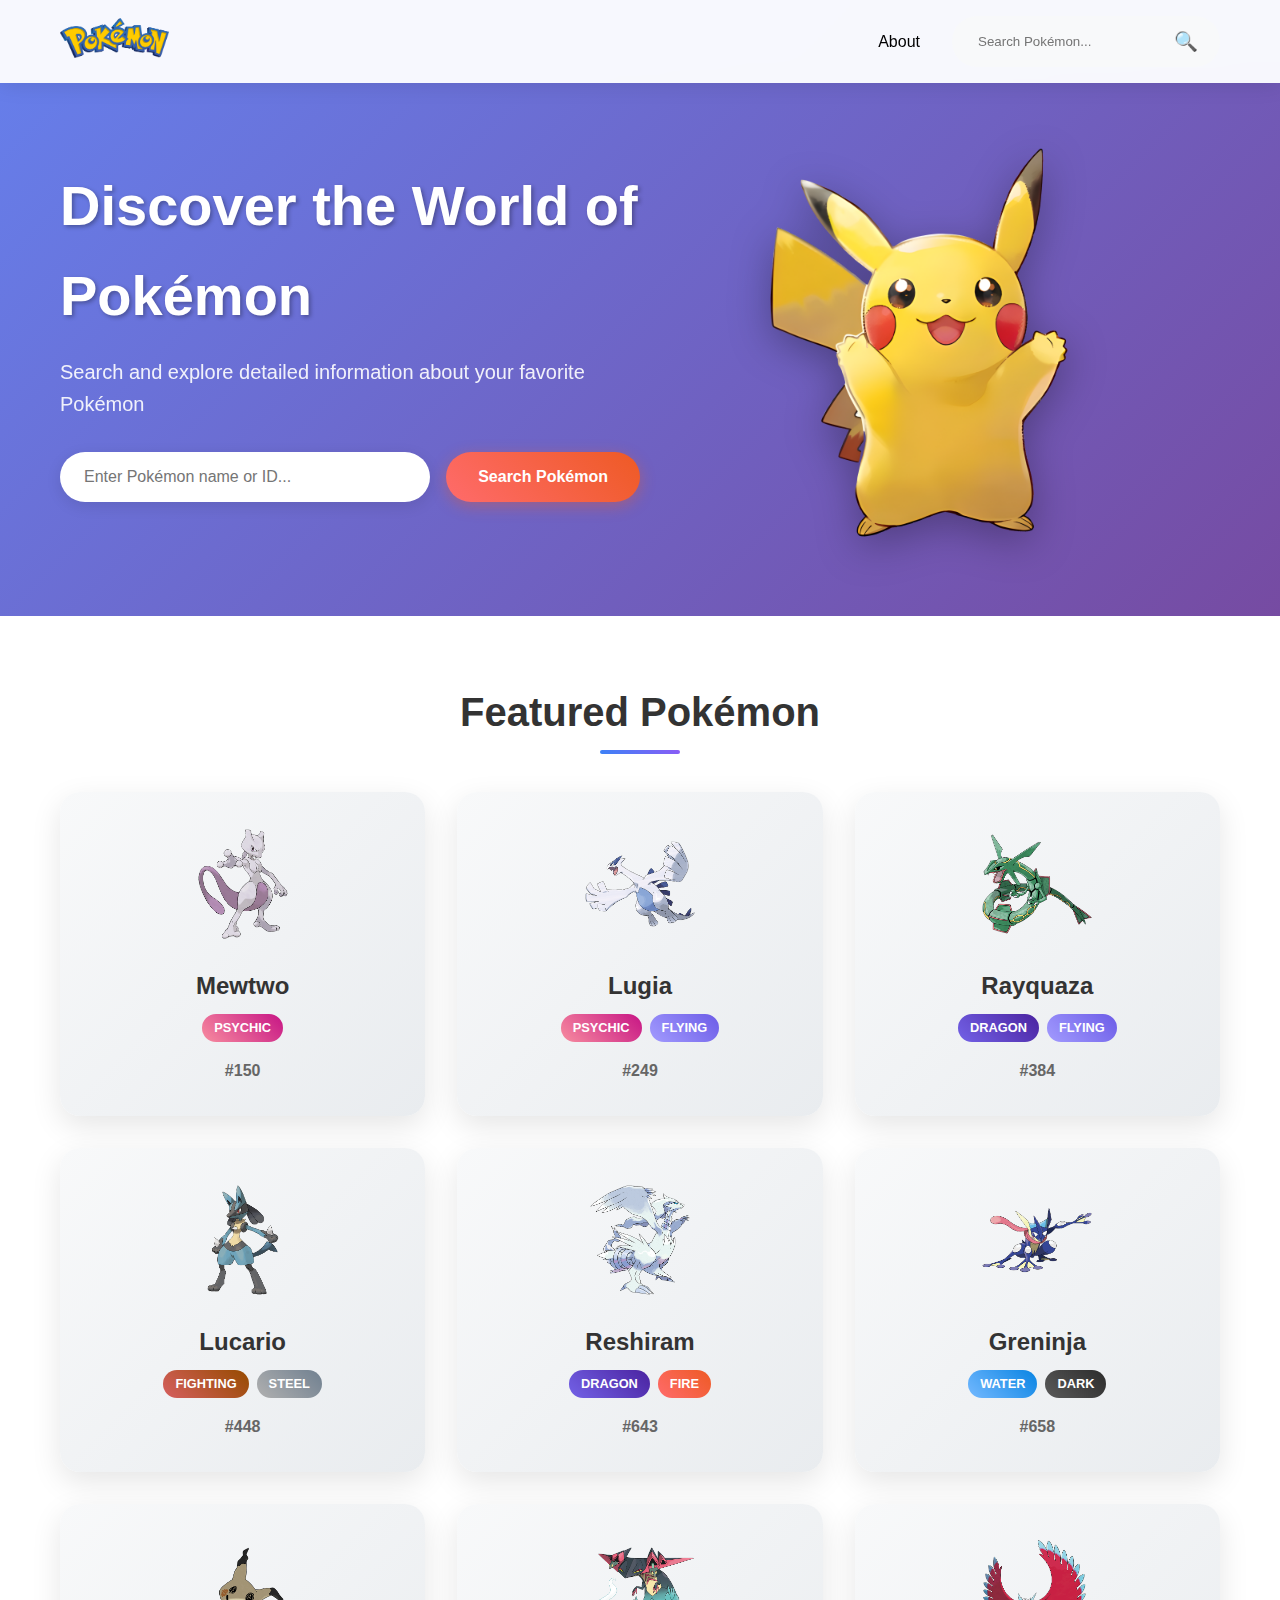
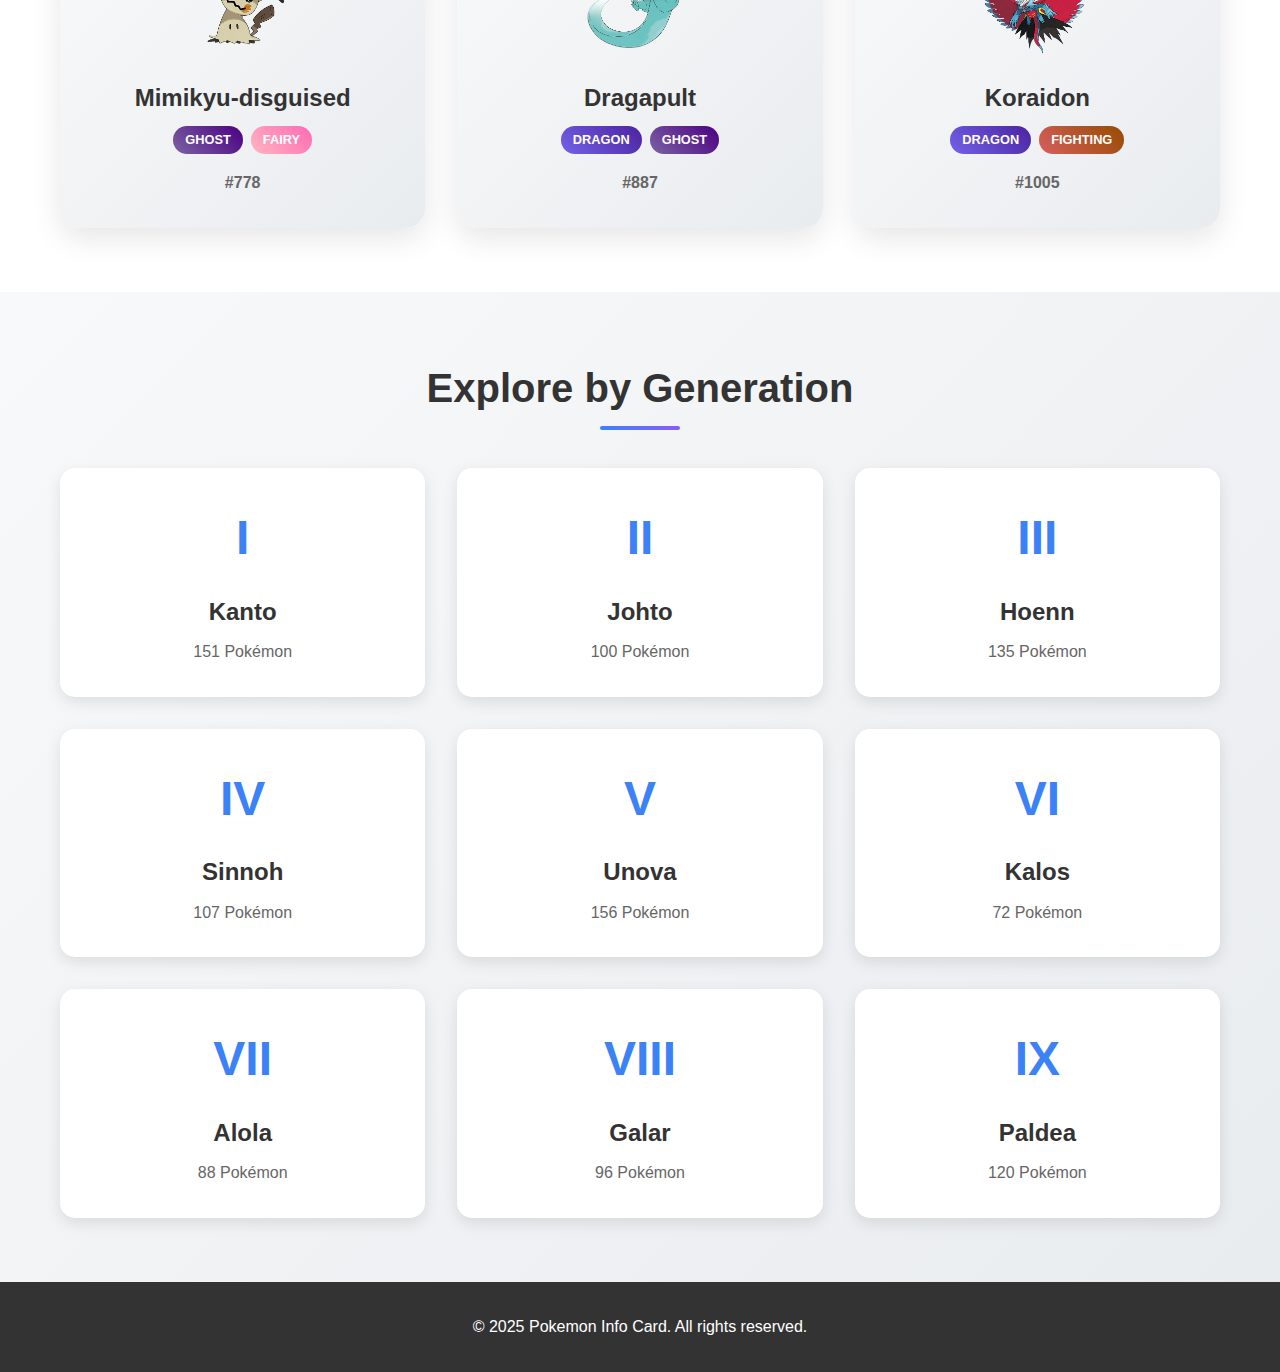
<file: index.html>
<!DOCTYPE html>
<html lang="en">
<head>
    <meta charset="UTF-8">
    <meta name="viewport" content="width=device-width, initial-scale=1.0">
    <title>Pokemon Info Card - Home</title>
    <link rel="stylesheet" href="../css/styles.css">
</head>
<body>
    <!-- Header Section -->
    <header class="header">
        <div class="container">
            <div class="logo">
                <a href="index.html">
                    <img src="../images/pokemon-logo.png" alt="Pokemon Logo" class="logo-img">
                </a>
            </div>
            <div class="header-right">
                <a href="about.html" class="about-link">About</a>
                <div class="search-container">
                    <input type="text" placeholder="Search Pokémon..." class="search-input">
                    <button class="search-btn">🔍</button>
                </div>
            </div>
        </div>
    </header>

    <!-- Hero Section -->
    <section class="hero">
        <div class="hero-background">
            <div class="hero-content">
                <h1 class="hero-title">Discover the World of Pokémon</h1>
                <p class="hero-subtitle">Search and explore detailed information about your favorite Pokémon</p>
                <div class="hero-search">
                    <input type="text" placeholder="Enter Pokémon name or ID..." class="hero-search-input">
                    <button class="hero-search-btn">Search Pokémon</button>
                </div>
            </div>
            <div class="hero-pokemon">
                <img src="../images/hero-pikachu.png" alt="Pikachu" class="hero-pokemon-img">
            </div>
        </div>
    </section>

    <!-- Featured Section -->
    <section class="featured">
        <div class="container">
            <h2 class="section-title">Featured Pokémon</h2>
            <div class="pokemon-grid">
                <div class="pokemon-card">
                    <div class="pokemon-card-inner">
                        <img src="../images/150.png" alt="Mewtwo" class="pokemon-img">
                        <div class="pokemon-info">
                            <h3 class="pokemon-name">Mewtwo</h3>
                            <div class="pokemon-types">
                                <span class="type psychic">Psychic</span>
                            </div>
                            <p class="pokemon-id">#150</p>
                        </div>
                    </div>
                </div>
                
                <div class="pokemon-card">
                    <div class="pokemon-card-inner">
                        <img src="../images/249.png" alt="Lugia" class="pokemon-img">
                        <div class="pokemon-info">
                            <h3 class="pokemon-name">Lugia</h3>
                            <div class="pokemon-types">
                                <span class="type psychic">Psychic</span>
                                <span class="type flying">Flying</span>
                            </div>
                            <p class="pokemon-id">#249</p>
                        </div>
                    </div>
                </div>
                
                <div class="pokemon-card">
                    <div class="pokemon-card-inner">
                        <img src="../images/384.png" alt="Rayquaza" class="pokemon-img">
                        <div class="pokemon-info">
                            <h3 class="pokemon-name">Rayquaza</h3>
                            <div class="pokemon-types">
                                <span class="type dragon">Dragon</span>
                                <span class="type flying">Flying</span>
                            </div>
                            <p class="pokemon-id">#384</p>
                        </div>
                    </div>
                </div>
                
                <div class="pokemon-card">
                    <div class="pokemon-card-inner">
                        <img src="../images/448.png" alt="Lucario" class="pokemon-img">
                        <div class="pokemon-info">
                            <h3 class="pokemon-name">Lucario</h3>
                            <div class="pokemon-types">
                                <span class="type fighting">Fighting</span>
                                <span class="type steel">Steel</span>
                            </div>
                            <p class="pokemon-id">#448</p>
                        </div>
                    </div>
                </div>

                <div class="pokemon-card">
                    <div class="pokemon-card-inner">
                        <img src="../images/643.png" alt="Reshiram" class="pokemon-img">
                        <div class="pokemon-info">
                            <h3 class="pokemon-name">Reshiram</h3>
                            <div class="pokemon-types">
                                <span class="type dragon">Dragon</span>
                                <span class="type fire">Fire</span>
                            </div>
                            <p class="pokemon-id">#643</p>
                        </div>
                    </div>
                </div>

                <div class="pokemon-card">
                    <div class="pokemon-card-inner">
                        <img src="../images/658.png" alt="Greninja" class="pokemon-img">
                        <div class="pokemon-info">
                            <h3 class="pokemon-name">Greninja</h3>
                            <div class="pokemon-types">
                                <span class="type water">Water</span>
                                <span class="type dark">Dark</span>
                            </div>
                            <p class="pokemon-id">#658</p>
                        </div>
                    </div>
                </div>

                <div class="pokemon-card">
                    <div class="pokemon-card-inner">
                        <img src="../images/778.png" alt="Mimikyu" class="pokemon-img">
                        <div class="pokemon-info">
                            <h3 class="pokemon-name">Mimikyu-disguised</h3>
                            <div class="pokemon-types">
                                <span class="type ghost">Ghost</span>
                                <span class="type fairy">Fairy</span>
                            </div>
                            <p class="pokemon-id">#778</p>
                        </div>
                    </div>
                </div>

                <div class="pokemon-card">
                    <div class="pokemon-card-inner">
                        <img src="../images/887.png" alt="Dragapult" class="pokemon-img">
                        <div class="pokemon-info">
                            <h3 class="pokemon-name">Dragapult</h3>
                            <div class="pokemon-types">
                                <span class="type dragon">Dragon</span>
                                <span class="type ghost">Ghost</span>
                            </div>
                            <p class="pokemon-id">#887</p>
                        </div>
                    </div>
                </div>

                <div class="pokemon-card">
                    <div class="pokemon-card-inner">
                        <img src="../images/1005.png" alt="Koraidon" class="pokemon-img">
                        <div class="pokemon-info">
                            <h3 class="pokemon-name">Koraidon</h3>
                            <div class="pokemon-types">
                                <span class="type dragon">Dragon</span>
                                <span class="type fighting">Fighting</span>
                            </div>
                            <p class="pokemon-id">#1005</p>
                        </div>
                    </div>
                </div>
            </div>
        </div>
    </section>

    <!-- Generation Selector -->
    <section class="generations">
        <div class="container">
            <h2 class="section-title">Explore by Generation</h2>
            <div class="gen-grid">
                <div class="gen-card">
                    <div class="gen-number">I</div>
                    <h3>Kanto</h3>
                    <p>151 Pokémon</p>
                </div>
                <div class="gen-card">
                    <div class="gen-number">II</div>
                    <h3>Johto</h3>
                    <p>100 Pokémon</p>
                </div>
                <div class="gen-card">
                    <div class="gen-number">III</div>
                    <h3>Hoenn</h3>
                    <p>135 Pokémon</p>
                </div>
                <div class="gen-card">
                    <div class="gen-number">IV</div>
                    <h3>Sinnoh</h3>
                    <p>107 Pokémon</p>
                </div>
                <div class="gen-card">
                    <div class="gen-number">V</div>
                    <h3>Unova</h3>
                    <p>156 Pokémon</p>
                </div>
                <div class="gen-card">
                    <div class="gen-number">VI</div>
                    <h3>Kalos</h3>
                    <p>72 Pokémon</p>
                </div>
                <div class="gen-card">
                    <div class="gen-number">VII</div>
                    <h3>Alola</h3>
                    <p>88 Pokémon</p>
                </div>
                <div class="gen-card">
                    <div class="gen-number">VIII</div>
                    <h3>Galar</h3>
                    <p>96 Pokémon</p>
                </div>
                <div class="gen-card">
                    <div class="gen-number">IX</div>
                    <h3>Paldea</h3>
                    <p>120 Pokémon</p>
                </div>
            </div>
        </div>
    </section>

    <!-- Footer -->
    <footer class="footer">
        <div class="container">
            <p>&copy; 2025 Pokemon Info Card. All rights reserved.</p>
        </div>
    </footer>
    <script src="../js/script.js"></script>
</body>
</html>
</file>
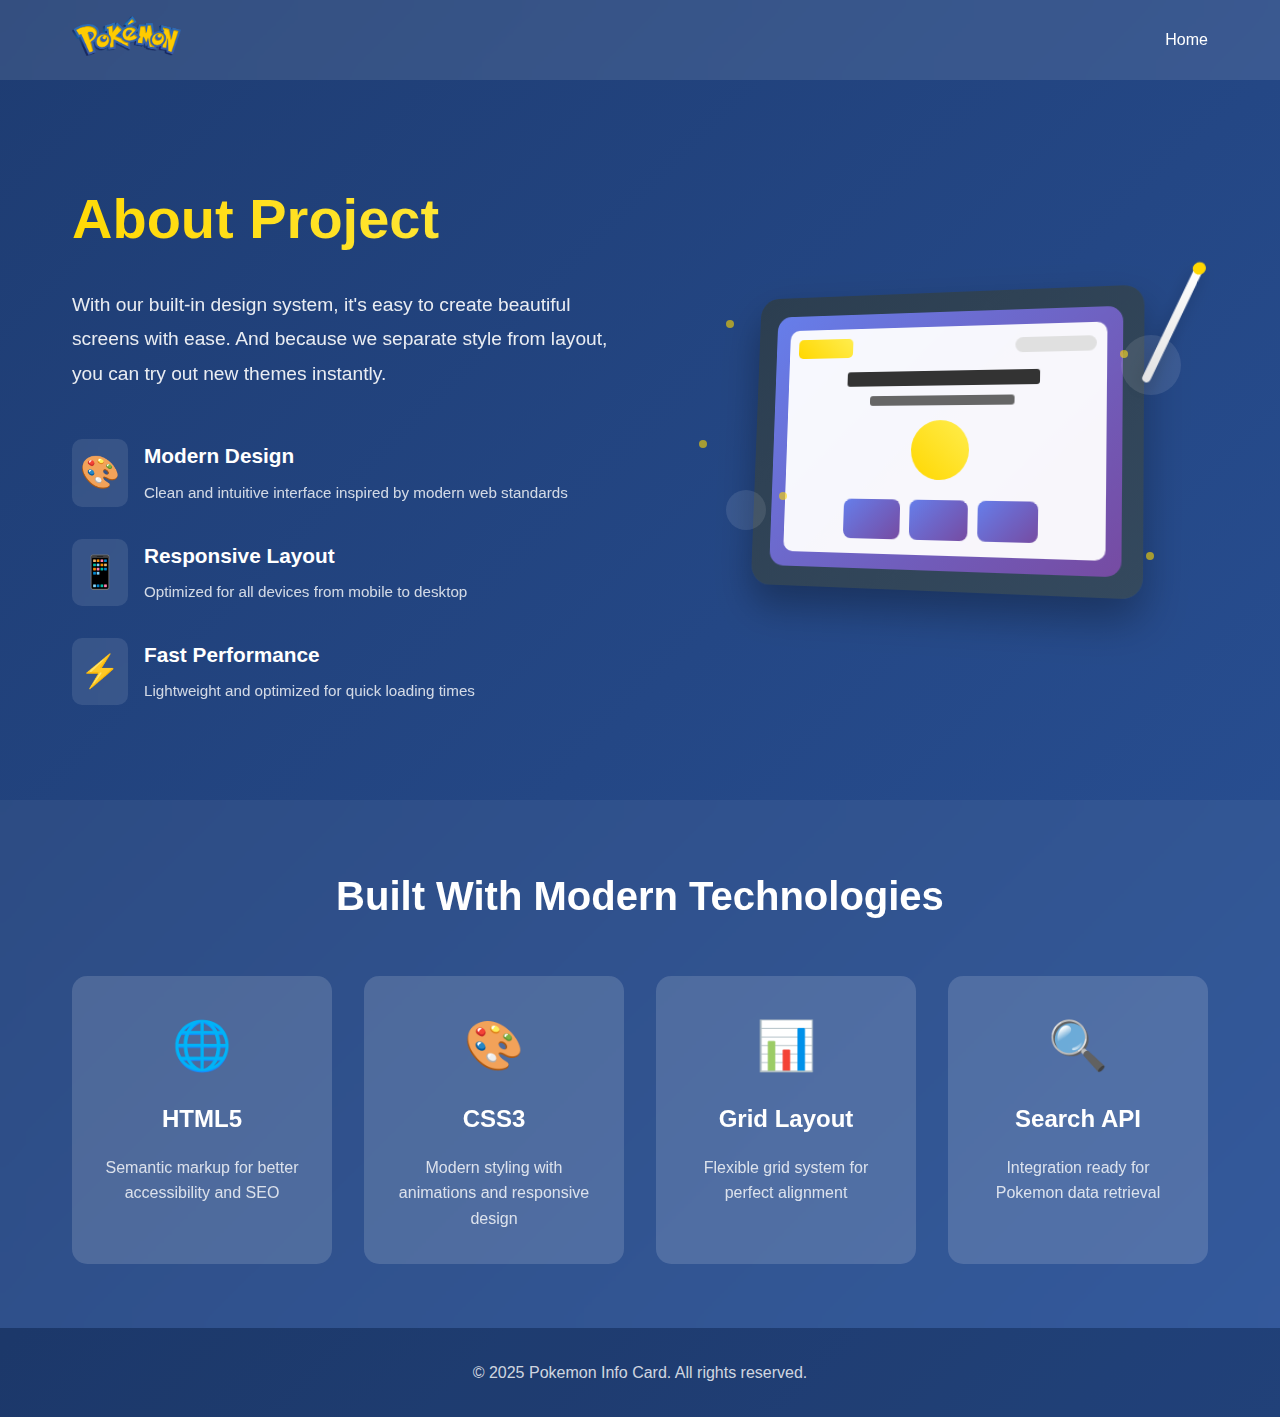
<file: about.html>
<!DOCTYPE html>
<html lang="en">
<head>
    <meta charset="UTF-8">
    <meta name="viewport" content="width=device-width, initial-scale=1.0">
    <title>About the Project - Pokemon Info Card</title>
    <link rel="stylesheet" href="about-styles.css">
</head>
<body>
    <!-- Header Section -->
    <header class="header">
        <div class="container">
            <div class="logo">
                <a href="index.html">
                    <img src="images/pokemon-logo.png" alt="Pokemon Logo" class="logo-img">
                </a>
            </div>
            <div class="nav-links">
                <a href="index.html" class="nav-link">Home</a>
            </div>
        </div>
    </header>

    <!-- About Section -->
    <section class="about-hero">
        <div class="container">
            <div class="about-content">
                <div class="about-text">
                    <h1 class="about-title">About Project</h1>
                    <p class="about-description">
                        With our built-in design system, it's easy to create beautiful 
                        screens with ease. And because we separate style from 
                        layout, you can try out new themes instantly.
                    </p>
                    <div class="features-list">
                        <div class="feature-item">
                            <div class="feature-icon">🎨</div>
                            <div class="feature-text">
                                <h3>Modern Design</h3>
                                <p>Clean and intuitive interface inspired by modern web standards</p>
                            </div>
                        </div>
                        <div class="feature-item">
                            <div class="feature-icon">📱</div>
                            <div class="feature-text">
                                <h3>Responsive Layout</h3>
                                <p>Optimized for all devices from mobile to desktop</p>
                            </div>
                        </div>
                        <div class="feature-item">
                            <div class="feature-icon">⚡</div>
                            <div class="feature-text">
                                <h3>Fast Performance</h3>
                                <p>Lightweight and optimized for quick loading times</p>
                            </div>
                        </div>
                    </div>
                </div>
                <div class="about-visual">
                    <div class="device-mockup">
                        <div class="device-screen">
                            <div class="screen-content">
                                <div class="mock-header">
                                    <div class="mock-logo"></div>
                                    <div class="mock-search"></div>
                                </div>
                                <div class="mock-hero">
                                    <div class="mock-title"></div>
                                    <div class="mock-subtitle"></div>
                                    <div class="mock-pokemon"></div>
                                </div>
                                <div class="mock-cards">
                                    <div class="mock-card"></div>
                                    <div class="mock-card"></div>
                                    <div class="mock-card"></div>
                                </div>
                            </div>
                        </div>
                        <div class="device-stylus"></div>
                    </div>
                    <div class="floating-elements">
                        <div class="floating-dot dot-1"></div>
                        <div class="floating-dot dot-2"></div>
                        <div class="floating-dot dot-3"></div>
                        <div class="floating-dot dot-4"></div>
                        <div class="floating-dot dot-5"></div>
                        <div class="floating-shape shape-1"></div>
                        <div class="floating-shape shape-2"></div>
                    </div>
                </div>
            </div>
        </div>
    </section>

    <!-- Technology Section -->
    <section class="technology-section">
        <div class="container">
            <h2 class="section-title">Built With Modern Technologies</h2>
            <div class="tech-grid">
                <div class="tech-card">
                    <div class="tech-icon">🌐</div>
                    <h3>HTML5</h3>
                    <p>Semantic markup for better accessibility and SEO</p>
                </div>
                <div class="tech-card">
                    <div class="tech-icon">🎨</div>
                    <h3>CSS3</h3>
                    <p>Modern styling with animations and responsive design</p>
                </div>
                <div class="tech-card">
                    <div class="tech-icon">📊</div>
                    <h3>Grid Layout</h3>
                    <p>Flexible grid system for perfect alignment</p>
                </div>
                <div class="tech-card">
                    <div class="tech-icon">🔍</div>
                    <h3>Search API</h3>
                    <p>Integration ready for Pokemon data retrieval</p>
                </div>
            </div>
        </div>
    </section>

    <!-- Footer -->
    <footer class="footer">
        <div class="container">
            <p>&copy; 2025 Pokemon Info Card. All rights reserved.</p>
        </div>
    </footer>
</body>
</html>
</file>
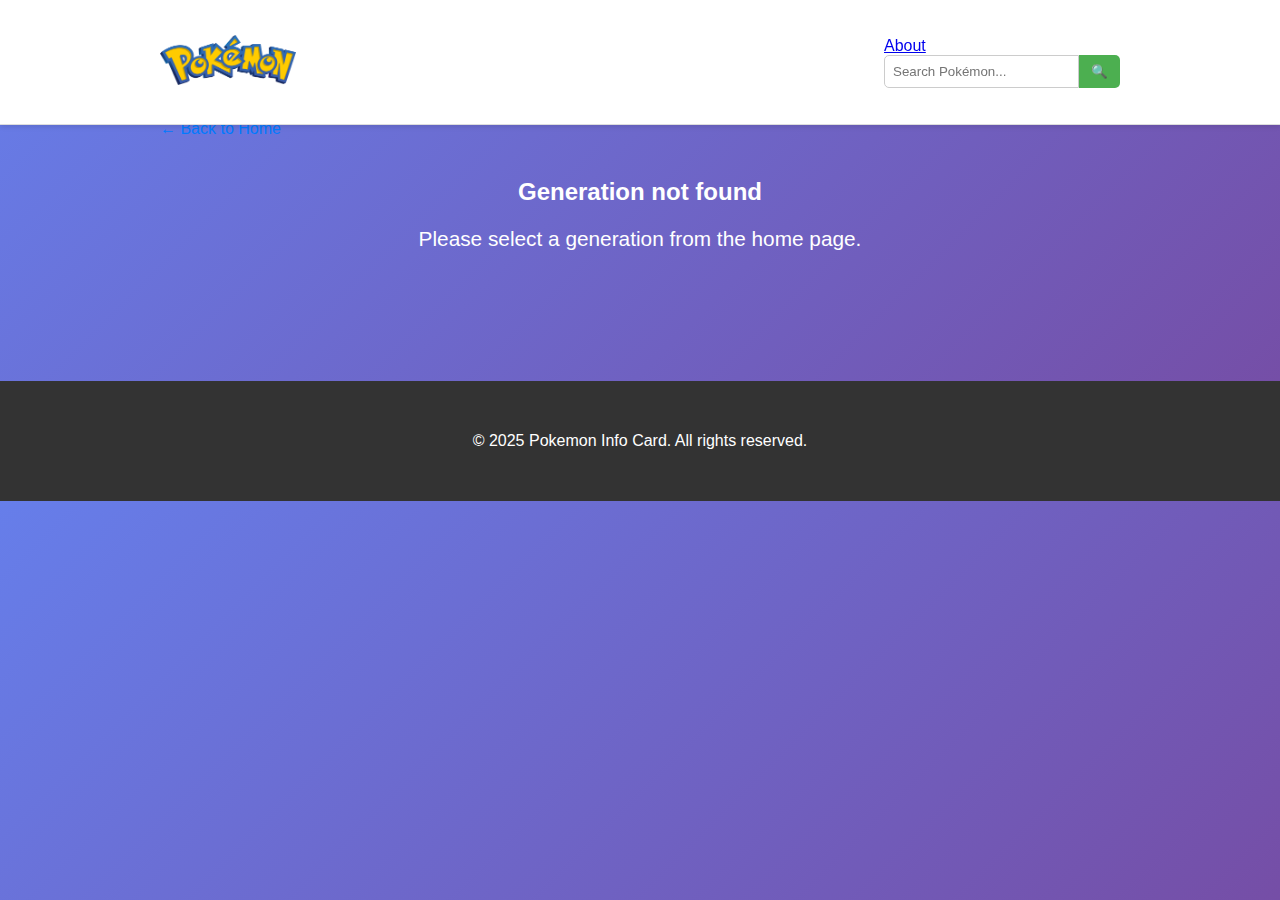
<file: generation.html>
<!DOCTYPE html>
<html lang="en">
<head>
    <meta charset="UTF-8">
    <meta name="viewport" content="width=device-width, initial-scale=1.0">
    <title>Pokemon Info Card - Generation</title>
    <link rel="stylesheet" href="../css/generation.css">
</head>
<body>
    <!-- Header Section -->
    <header class="header">
        <div class="container">
            <div class="logo">
                <a href="index.html">
                    <img src="../images/pokemon-logo.png" alt="Pokemon Logo" class="logo-img">
                </a>
            </div>
            <div class="header-right">
                <a href="about.html" class="about-link">About</a>
                <div class="search-container">
                    <input type="text" placeholder="Search Pokémon..." class="search-input">
                    <button class="search-btn">🔍</button>
                </div>
            </div>
        </div>
    </header>

    <!-- Generation Section -->
    <section class="generation">
        <div class="container">
            <a href="index.html" class="back-link">← Back to Home</a>
            <div id="generationHeader" class="generation-header">
                <!-- Generation title will be loaded here -->
            </div>
            <div id="generationPokemon" class="pokemon-grid">
                <!-- Generation Pokemon will be loaded here -->
            </div>
            <div id="loadingMessage" class="loading-message">
                <p style="color: white; text-align: center; font-size: 1.2rem;">Loading Pokémon...</p>
            </div>
        </div>
    </section>

    <!-- Footer -->
    <footer class="footer">
        <div class="container">
            <p>&copy; 2025 Pokemon Info Card. All rights reserved.</p>
        </div>
    </footer>
    
    <script src="../js/generation.js"></script>
</body>
</html>
</file>
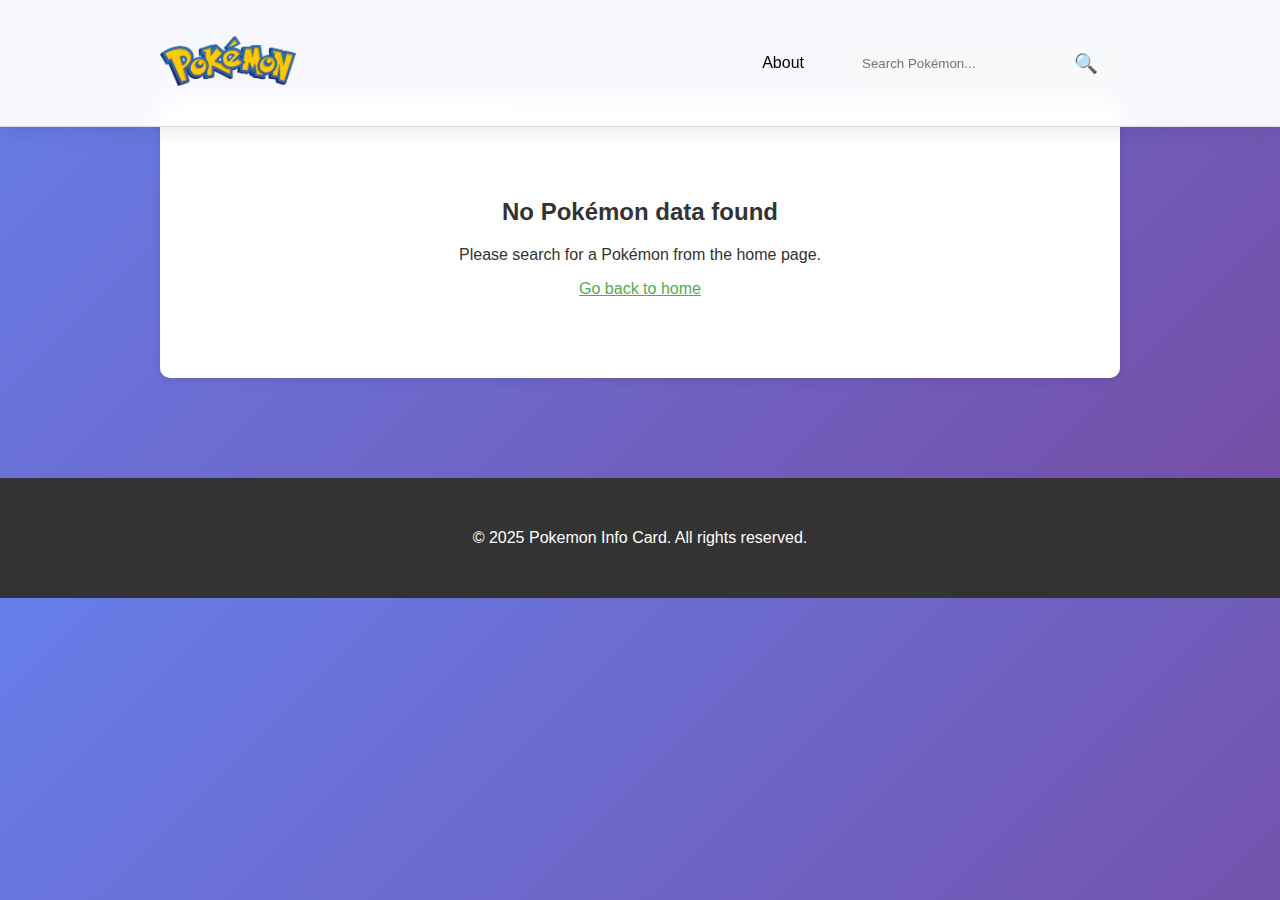
<file: results.html>
<!DOCTYPE html>
<html lang="en">
<head>
    <meta charset="UTF-8">
    <meta name="viewport" content="width=device-width, initial-scale=1.0">
    <title>Pokemon Info Card - Results</title>
    <link rel="stylesheet" href="../css/results.css">
</head>
<body>
    <!-- Header Section -->
    <header class="header">
        <div class="container">
            <div class="logo">
                <a href="index.html">
                    <img src="../images/pokemon-logo.png" alt="Pokemon Logo" class="logo-img">
                </a>
            </div>
            <div class="header-right">
                <a href="about.html" class="about-link">About</a>
                <div class="search-container">
                    <input type="text" placeholder="Search Pokémon..." class="search-input">
                    <button class="search-btn">🔍</button>
                </div>
            </div>
        </div>
    </header>

    <!-- Results Section -->
    <section class="results">
        <div class="container">
            <a href="index.html" class="back-link">← Back to Home</a>
            <div id="pokemonResult" class="pokemon-result">
                <!-- Pokemon data will be loaded here -->
            </div>
        </div>
    </section>

    <!-- Footer -->
    <footer class="footer">
        <div class="container">
            <p>&copy; 2025 Pokemon Info Card. All rights reserved.</p>
        </div>
    </footer>
    
    <script src="../js/results.js"></script>
</body>
</html>
</file>
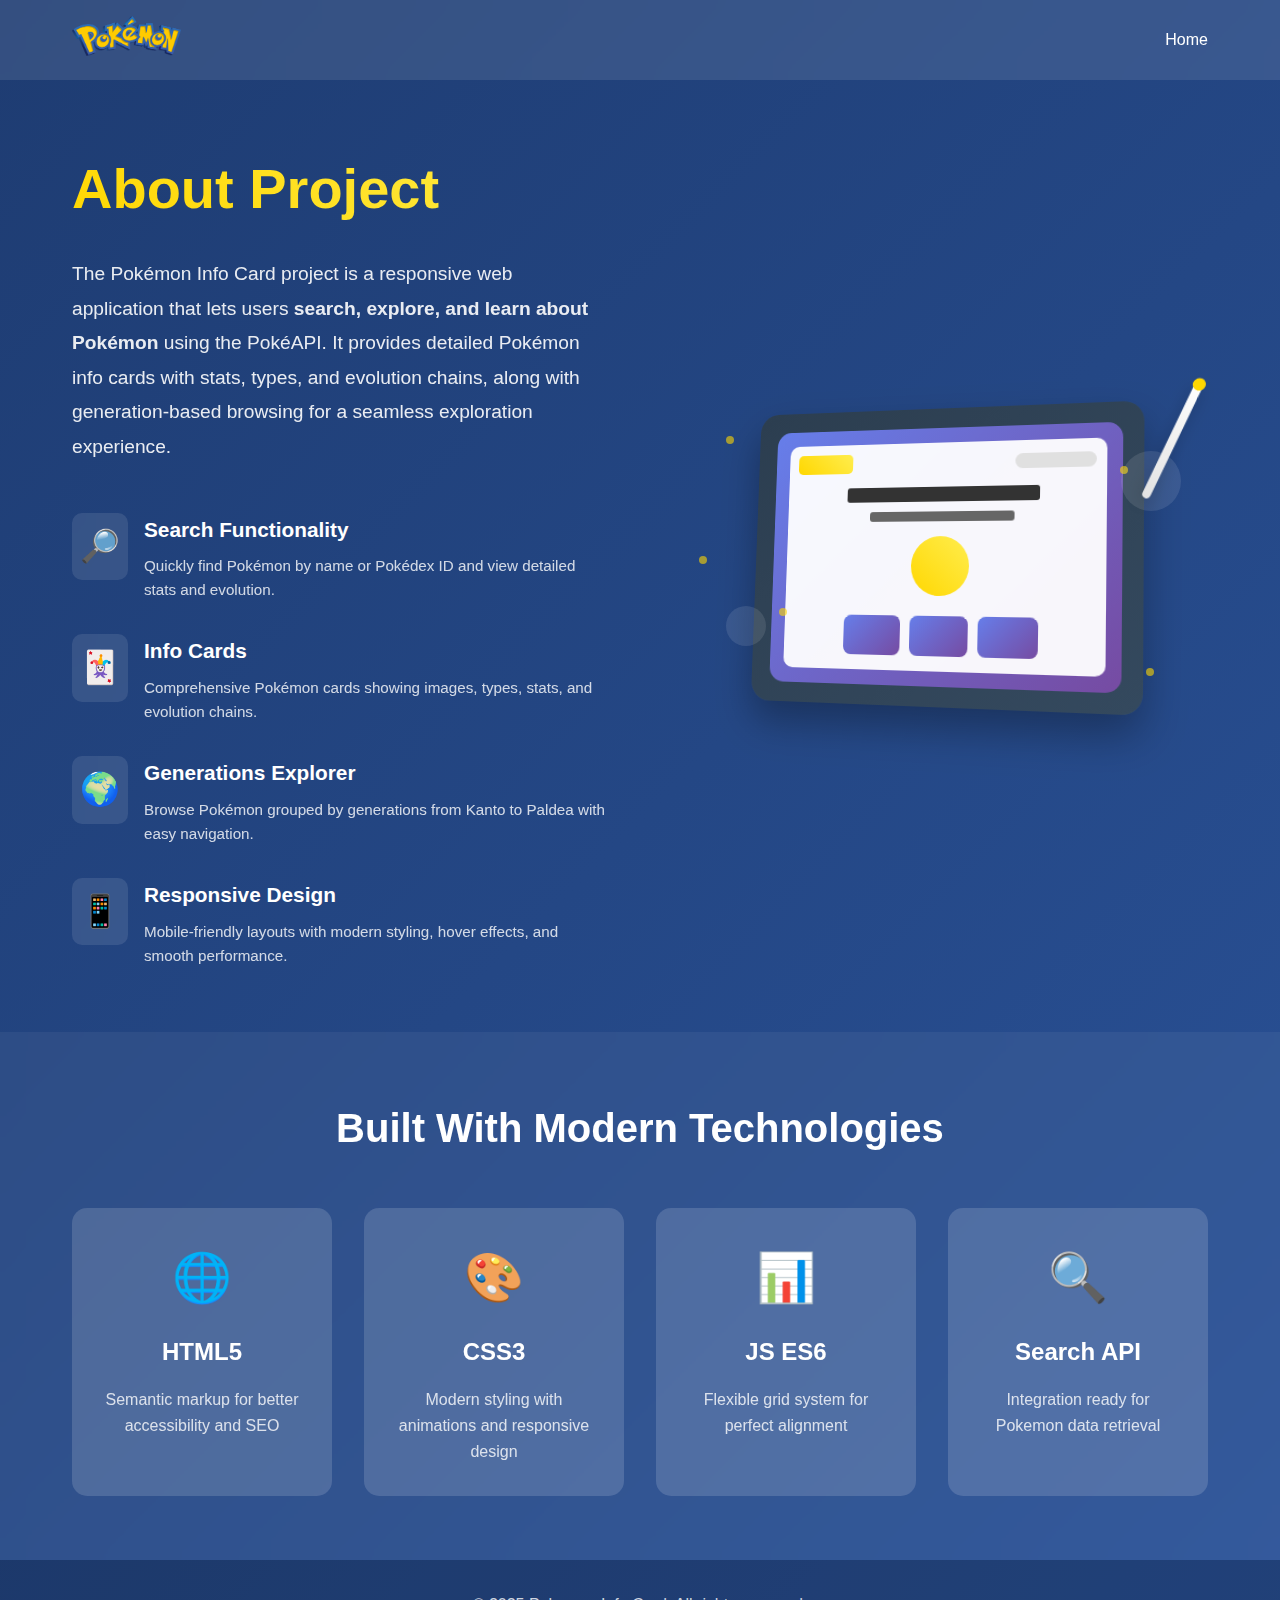
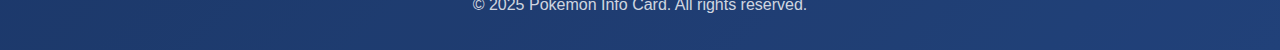
<file: html/about.html>
<!DOCTYPE html>
<html lang="en">

<head>
    <meta charset="UTF-8">
    <meta name="viewport" content="width=device-width, initial-scale=1.0">
    <title>Pokemon Info Card - About</title>
    <link rel="stylesheet" href="../css/about-styles.css">
</head>

<body>
    <!-- Header Section -->
    <header class="header">
        <div class="container">
            <div class="logo">
                <a href="index.html">
                    <img src="../images/pokemon-logo.png" alt="Pokemon Logo" class="logo-img">
                </a>
            </div>
            <div class="nav-links">
                <a href="index.html" class="nav-link">Home</a>
            </div>
        </div>
    </header>

    <!-- About Section -->
    <section class="about-hero">
        <div class="container">
            <div class="about-content">
                <div class="about-text">
                    <h1 class="about-title">About Project</h1>
                    <p class="about-description">
                        The Pokémon Info Card project is a responsive web application that lets users <strong>search, explore, and learn about Pokémon</strong> using the PokéAPI.
                        It provides detailed Pokémon info cards with stats, types, and evolution chains, along with generation-based browsing for a seamless exploration experience.
                    </p>
                    <div class="features-list">
                        <div class="feature-item">
                            <div class="feature-icon">🔎</div>
                            <div class="feature-text">
                                <h3>Search Functionality</h3>
                                <p>Quickly find Pokémon by name or Pokédex ID and view detailed stats and evolution.</p>
                            </div>
                        </div>
                        <div class="feature-item">
                            <div class="feature-icon">🃏</div>
                            <div class="feature-text">
                                <h3>Info Cards</h3>
                                <p>Comprehensive Pokémon cards showing images, types, stats, and evolution chains.</p>
                            </div>
                        </div>
                        <div class="feature-item">
                            <div class="feature-icon">🌍</div>
                            <div class="feature-text">
                                <h3>Generations Explorer</h3>
                                <p>Browse Pokémon grouped by generations from Kanto to Paldea with easy navigation.</p>
                            </div>
                        </div>
                        <div class="feature-item">
                            <div class="feature-icon">📱</div>
                            <div class="feature-text">
                                <h3>Responsive Design</h3>
                                <p>Mobile-friendly layouts with modern styling, hover effects, and smooth performance.
                                </p>
                            </div>
                        </div>
                    </div>
                </div>
                <div class="about-visual">
                    <div class="device-mockup">
                        <div class="device-screen">
                            <div class="screen-content">
                                <div class="mock-header">
                                    <div class="mock-logo"></div>
                                    <div class="mock-search"></div>
                                </div>
                                <div class="mock-hero">
                                    <div class="mock-title"></div>
                                    <div class="mock-subtitle"></div>
                                    <div class="mock-pokemon"></div>
                                </div>
                                <div class="mock-cards">
                                    <div class="mock-card"></div>
                                    <div class="mock-card"></div>
                                    <div class="mock-card"></div>
                                </div>
                            </div>
                        </div>
                        <div class="device-stylus"></div>
                    </div>
                    <div class="floating-elements">
                        <div class="floating-dot dot-1"></div>
                        <div class="floating-dot dot-2"></div>
                        <div class="floating-dot dot-3"></div>
                        <div class="floating-dot dot-4"></div>
                        <div class="floating-dot dot-5"></div>
                        <div class="floating-shape shape-1"></div>
                        <div class="floating-shape shape-2"></div>
                    </div>
                </div>
            </div>
        </div>
    </section>

    <!-- Technology Section -->
    <section class="technology-section">
        <div class="container">
            <h2 class="section-title">Built With Modern Technologies</h2>
            <div class="tech-grid">
                <div class="tech-card">
                    <div class="tech-icon">🌐</div>
                    <h3>HTML5</h3>
                    <p>Semantic markup for better accessibility and SEO</p>
                </div>
                <div class="tech-card">
                    <div class="tech-icon">🎨</div>
                    <h3>CSS3</h3>
                    <p>Modern styling with animations and responsive design</p>
                </div>
                <div class="tech-card">
                    <div class="tech-icon">📊</div>
                    <h3>JS ES6</h3>
                    <p>Flexible grid system for perfect alignment</p>
                </div>
                <div class="tech-card">
                    <div class="tech-icon">🔍</div>
                    <h3>Search API</h3>
                    <p>Integration ready for Pokemon data retrieval</p>
                </div>
            </div>
        </div>
    </section>

    <!-- Footer -->
    <footer class="footer">
        <div class="container">
            <p>&copy; 2025 Pokemon Info Card. All rights reserved.</p>
        </div>
    </footer>
</body>

</html>
</file>
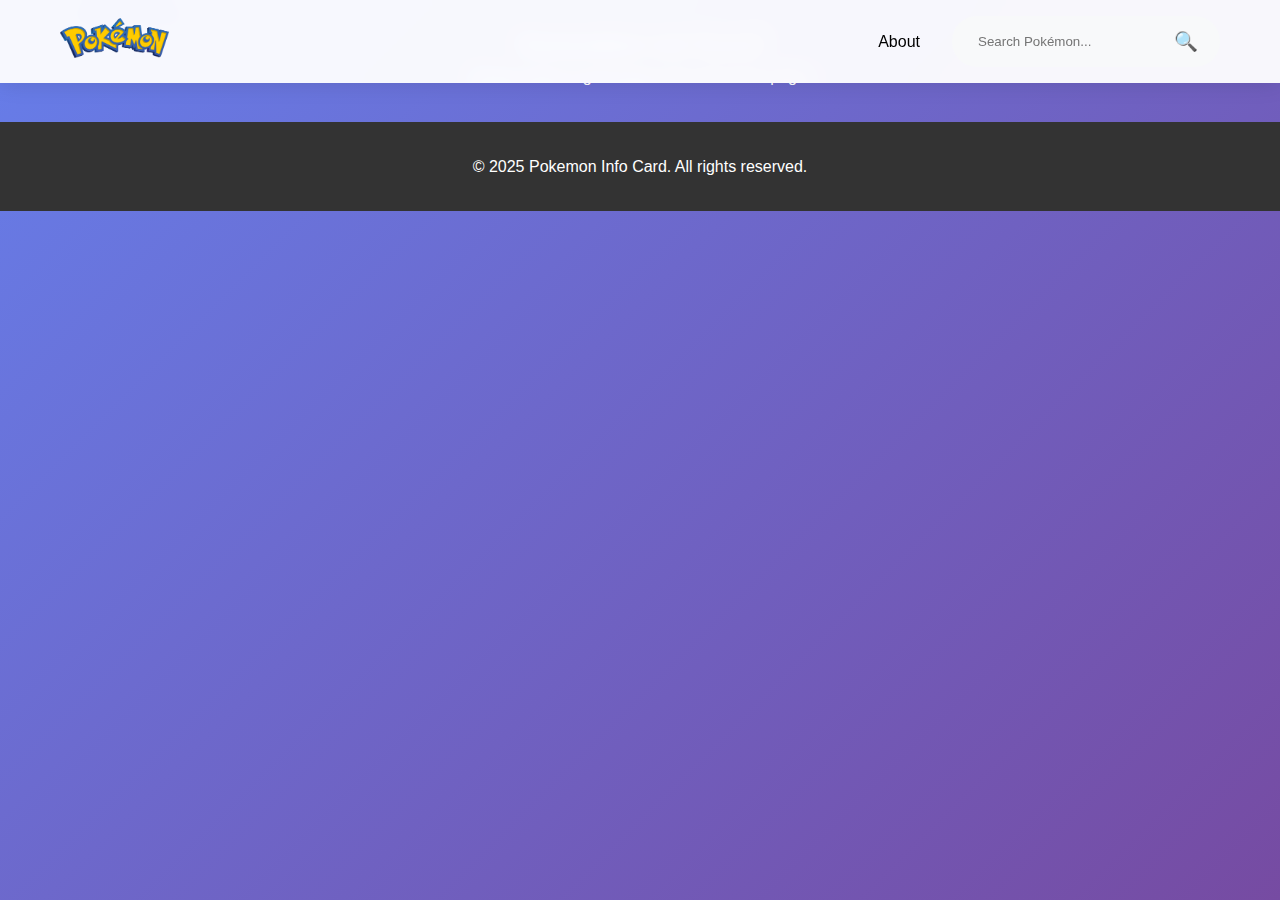
<file: html/generation.html>
<!DOCTYPE html>
<html lang="en">
<head>
    <meta charset="UTF-8">
    <meta name="viewport" content="width=device-width, initial-scale=1.0">
    <title>Pokemon Info Card - Generation</title>
    <link rel="stylesheet" href="../css/styles.css">
</head>
<body>
    <!-- Header Section -->
    <header class="header">
        <div class="container">
            <div class="logo">
                <a href="index.html">
                    <img src="../images/pokemon-logo.png" alt="Pokemon Logo" class="logo-img">
                </a>
            </div>
            <div class="header-right">
                <a href="about.html" class="about-link">About</a>
                <div class="search-container">
                    <input type="text" placeholder="Search Pokémon..." class="search-input">
                    <button class="search-btn">🔍</button>
                </div>
            </div>
        </div>
    </header>

    <!-- Generation Section -->
    <section class="generation">
        <div class="container">
            <a href="index.html" class="back-link">← Back to Home</a>
            <div id="generationHeader" class="generation-header">
                <!-- Generation title will be loaded here -->
            </div>
            <div id="generationPokemon" class="pokemon-grid">
                <!-- Generation Pokemon will be loaded here -->
            </div>
            <div id="loadingMessage" class="loading-message">
                <p style="color: white; text-align: center; font-size: 1.2rem;">Loading Pokémon...</p>
            </div>
        </div>
    </section>

    <!-- Footer -->
    <footer class="footer">
        <div class="container">
            <p>&copy; 2025 Pokemon Info Card. All rights reserved.</p>
        </div>
    </footer>
    
    <script src="../js/generation.js"></script>
</body>
</html>
</file>
<file: about-styles.css>
* {
    margin: 0;
    padding: 0;
    box-sizing: border-box;
}

body {
    font-family: 'Segoe UI', Tahoma, Geneva, Verdana, sans-serif;
    line-height: 1.6;
    color: #333;
    background: linear-gradient(135deg, #1e3c72 0%, #2a5298 100%);
    min-height: 100vh;
}

.container {
    max-width: 1200px;
    margin: 0 auto;
    padding: 0 2rem;
}

/* Header Styles */
.header {
    background: rgba(255, 255, 255, 0.1);
    backdrop-filter: blur(10px);
    padding: 1rem 0;
    position: sticky;
    top: 0;
    z-index: 100;
}

.header .container {
    display: flex;
    justify-content: space-between;
    align-items: center;
}

.logo-img {
    height: 40px;
    width: auto;
}

.nav-links {
    display: flex;
    gap: 2rem;
}

.nav-link {
    color: white;
    text-decoration: none;
    font-weight: 500;
    transition: color 0.3s ease;
}

.nav-link:hover {
    color: #ffd700;
}

/* About Hero Section */
.about-hero {
    padding: 4rem 0;
    min-height: 80vh;
    display: flex;
    align-items: center;
}

.about-content {
    display: grid;
    grid-template-columns: 1fr 1fr;
    gap: 4rem;
    align-items: center;
}

.about-text {
    color: white;
}

.about-title {
    font-size: 3.5rem;
    font-weight: bold;
    margin-bottom: 1.5rem;
    background: linear-gradient(45deg, #ffd700, #ffed4e);
    -webkit-background-clip: text;
    -webkit-text-fill-color: transparent;
    background-clip: text;
}

.about-description {
    font-size: 1.2rem;
    line-height: 1.8;
    margin-bottom: 3rem;
    opacity: 0.9;
}

.features-list {
    display: flex;
    flex-direction: column;
    gap: 2rem;
}

.feature-item {
    display: flex;
    align-items: flex-start;
    gap: 1rem;
}

.feature-icon {
    font-size: 2rem;
    background: rgba(255, 255, 255, 0.1);
    padding: 0.5rem;
    border-radius: 10px;
    backdrop-filter: blur(10px);
}

.feature-text h3 {
    font-size: 1.3rem;
    margin-bottom: 0.5rem;
}

.feature-text p {
    opacity: 0.8;
    font-size: 0.95rem;
}

/* Device Mockup */
.about-visual {
    position: relative;
    display: flex;
    justify-content: center;
    align-items: center;
}

.device-mockup {
    position: relative;
    width: 400px;
    height: 300px;
    background: linear-gradient(145deg, #2c3e50, #34495e);
    border-radius: 20px;
    padding: 20px;
    box-shadow: 0 20px 40px rgba(0, 0, 0, 0.3);
    transform: perspective(1000px) rotateY(-15deg) rotateX(5deg);
}

.device-screen {
    width: 100%;
    height: 100%;
    background: linear-gradient(135deg, #667eea 0%, #764ba2 100%);
    border-radius: 15px;
    padding: 15px;
    overflow: hidden;
}

.screen-content {
    width: 100%;
    height: 100%;
    background: rgba(255, 255, 255, 0.95);
    border-radius: 10px;
    padding: 10px;
}

.mock-header {
    display: flex;
    justify-content: space-between;
    align-items: center;
    margin-bottom: 15px;
}

.mock-logo {
    width: 60px;
    height: 20px;
    background: linear-gradient(45deg, #ffd700, #ffed4e);
    border-radius: 5px;
}

.mock-search {
    width: 80px;
    height: 15px;
    background: #e0e0e0;
    border-radius: 8px;
}

.mock-hero {
    text-align: center;
    margin-bottom: 20px;
}

.mock-title {
    width: 200px;
    height: 15px;
    background: #333;
    border-radius: 3px;
    margin: 0 auto 10px;
}

.mock-subtitle {
    width: 150px;
    height: 10px;
    background: #666;
    border-radius: 3px;
    margin: 0 auto 15px;
}

.mock-pokemon {
    width: 60px;
    height: 60px;
    background: linear-gradient(45deg, #ffd700, #ffed4e);
    border-radius: 50%;
    margin: 0 auto;
}

.mock-cards {
    display: flex;
    gap: 10px;
    justify-content: center;
}

.mock-card {
    width: 60px;
    height: 40px;
    background: linear-gradient(135deg, #667eea 0%, #764ba2 100%);
    border-radius: 8px;
}

.device-stylus {
    position: absolute;
    top: -20px;
    right: -30px;
    width: 8px;
    height: 120px;
    background: linear-gradient(180deg, #fff, #e0e0e0);
    border-radius: 4px;
    transform: rotate(25deg);
    box-shadow: 0 5px 15px rgba(0, 0, 0, 0.2);
}

.device-stylus::before {
    content: '';
    position: absolute;
    top: -5px;
    left: 50%;
    transform: translateX(-50%);
    width: 12px;
    height: 12px;
    background: #ffd700;
    border-radius: 50%;
}

/* Floating Elements */
.floating-elements {
    position: absolute;
    width: 100%;
    height: 100%;
    pointer-events: none;
}

.floating-dot {
    position: absolute;
    width: 8px;
    height: 8px;
    background: rgba(255, 215, 0, 0.6);
    border-radius: 50%;
    animation: float 6s ease-in-out infinite;
}

.dot-1 { top: 10%; left: 10%; animation-delay: 0s; }
.dot-2 { top: 20%; right: 15%; animation-delay: 1s; }
.dot-3 { bottom: 30%; left: 20%; animation-delay: 2s; }
.dot-4 { bottom: 10%; right: 10%; animation-delay: 3s; }
.dot-5 { top: 50%; left: 5%; animation-delay: 4s; }

.floating-shape {
    position: absolute;
    background: rgba(255, 255, 255, 0.1);
    border-radius: 50%;
    animation: float 8s ease-in-out infinite;
}

.shape-1 {
    width: 60px;
    height: 60px;
    top: 15%;
    right: 5%;
    animation-delay: 1s;
}

.shape-2 {
    width: 40px;
    height: 40px;
    bottom: 20%;
    left: 10%;
    animation-delay: 3s;
}

@keyframes float {
    0%, 100% { transform: translateY(0px) rotate(0deg); }
    50% { transform: translateY(-20px) rotate(180deg); }
}

/* Technology Section */
.technology-section {
    padding: 4rem 0;
    background: rgba(255, 255, 255, 0.05);
    backdrop-filter: blur(10px);
}

.section-title {
    text-align: center;
    font-size: 2.5rem;
    color: white;
    margin-bottom: 3rem;
}

.tech-grid {
    display: grid;
    grid-template-columns: repeat(auto-fit, minmax(250px, 1fr));
    gap: 2rem;
}

.tech-card {
    background: rgba(255, 255, 255, 0.1);
    backdrop-filter: blur(10px);
    padding: 2rem;
    border-radius: 15px;
    text-align: center;
    transition: transform 0.3s ease, box-shadow 0.3s ease;
}

.tech-card:hover {
    transform: translateY(-10px);
    box-shadow: 0 20px 40px rgba(0, 0, 0, 0.2);
}

.tech-icon {
    font-size: 3rem;
    margin-bottom: 1rem;
}

.tech-card h3 {
    color: white;
    font-size: 1.5rem;
    margin-bottom: 1rem;
}

.tech-card p {
    color: rgba(255, 255, 255, 0.8);
    line-height: 1.6;
}

/* Footer */
.footer {
    background: rgba(0, 0, 0, 0.2);
    padding: 2rem 0;
    text-align: center;
    color: rgba(255, 255, 255, 0.8);
}

/* Responsive Design */
@media (max-width: 768px) {
    .about-content {
        grid-template-columns: 1fr;
        gap: 2rem;
        text-align: center;
    }
    
    .about-title {
        font-size: 2.5rem;
    }
    
    .device-mockup {
        width: 300px;
        height: 225px;
        transform: none;
    }
    
    .nav-links {
        display: none;
    }
    
    .tech-grid {
        grid-template-columns: 1fr;
    }
}

@media (max-width: 480px) {
    .about-title {
        font-size: 2rem;
    }
    
    .about-description {
        font-size: 1rem;
    }
    
    .device-mockup {
        width: 250px;
        height: 180px;
    }
    
    .container {
        padding: 0 1rem;
    }
}
</file>
<file: css/generation.css>
body {
    font-family: Arial, sans-serif;
    background: linear-gradient(135deg, #667eea 0%, #764ba2 100%);
    margin: 0;
    padding: 0;
}

.container {
    max-width: 960px;
    margin: 0 auto;
    padding: 20px;
}

.header {
    background-color: #fff;
    padding: 15px 0;
    border-bottom: 1px solid #ddd;
    position: fixed; /* Fix the header to the top */
    width: 100%;
    top: 0;
    left: 0;
    z-index: 1000; /* Ensure header is above other content */
    box-shadow: 0 2px 5px rgba(0,0,0,0.1);
}

.header .container {
    display: flex;
    justify-content: space-between;
    align-items: center;
}

.logo .logo-img {
    height: 50px;
}

.search-container {
    display: flex;
}

.search-input {
    border: 1px solid #ccc;
    padding: 8px;
    border-radius: 5px 0 0 5px;
}

.search-btn {
    background-color: #4CAF50;
    color: white;
    border: none;
    padding: 8px 12px;
    border-radius: 0 5px 5px 0;
    cursor: pointer;
}

.generation {
    padding-top: 100px; /* Add padding to account for fixed header */
    padding-bottom: 40px;
}

.back-link {
    display: inline-block;
    margin-bottom: 20px;
    color: #007bff;
    text-decoration: none;
}

.generation-header {
    text-align: center;
    margin-bottom: 30px;
}

.generation-header h1 {
    font-size: 3em;
    color: #333;
    margin-bottom: 10px;
}

.generation-header p {
    font-size: 1.2em;
    color: #777;
}

.pokemon-grid {
    display: grid;
    grid-template-columns: repeat(auto-fill, minmax(180px, 1fr));
    gap: 20px;
}

.pokemon-card {
    background-color: #fff;
    border-radius: 10px;
    box-shadow: 0 2px 10px rgba(0, 0, 0, 0.1);
    padding: 20px;
    text-align: center;
    transition: transform 0.2s ease-in-out;
}

.pokemon-card:hover {
    transform: translateY(-5px);
}

.pokemon-card img {
    width: 100px;
    height: 100px;
    object-fit: contain;
    margin-bottom: 10px;
}

.pokemon-card h3 {
    font-size: 1.5em;
    color: #333;
    margin-bottom: 5px;
}

.pokemon-card p {
    color: #777;
    font-size: 0.9em;
}

.pokemon-types span {
    display: inline-block;
    padding: 5px 10px;
    border-radius: 5px;
    color: white;
    margin: 0 3px;
    font-size: 0.8em;
}

/* Type colors */
.type.normal { background-color: #A8A77A; }
.type.fire { background-color: #EE8130; }
.type.water { background-color: #6390F0; }
.type.electric { background-color: #F7D02C; }
.type.grass { background-color: #7AC74C; }
.type.ice { background-color: #96D9D6; }
.type.fighting { background-color: #C22E28; }
.type.poison { background-color: #A33EA1; }
.type.ground { background-color: #E2BF65; }
.type.flying { background-color: #A98FF3; }
.type.psychic { background-color: #F95587; }
.type.bug { background-color: #A6B91A; }
.type.rock { background-color: #B6A136; }
.type.ghost { background-color: #735797; }
.type.dragon { background-color: #6F35FC; }
.type.steel { background-color: #B7B7CE; }
.type.fairy { background-color: #D685AD; }
.type.dark { background-color: #705746; }

.loading-message {
    text-align: center;
    padding: 50px;
}

.footer {
    background-color: #333;
    color: white;
    text-align: center;
    padding: 15px 0;
    margin-top: 40px;
}




.generation-header h1 {
    font-size: 3.5em;
    color: #2c3e50;
    text-shadow: 2px 2px 4px rgba(0, 0, 0, 0.1);
}

.generation-header p {
    font-size: 1.3em;
    color: #555;
}

.pokemon-grid {
    grid-template-columns: repeat(auto-fit, minmax(160px, 1fr));
    gap: 25px;
}

.pokemon-card {
    border: 1px solid #e0e0e0;
    border-radius: 12px;
    box-shadow: 0 6px 12px rgba(0, 0, 0, 0.1);
    transition: all 0.3s ease;
    overflow: hidden;
    cursor: pointer;
}

.pokemon-card:hover {
    transform: translateY(-8px) scale(1.02);
    box-shadow: 0 12px 24px rgba(0, 0, 0, 0.2);
}

.pokemon-card-inner {
    padding: 15px;
    display: flex;
    flex-direction: column;
    align-items: center;
}

.pokemon-card img {
    width: 120px;
    height: 120px;
    margin-bottom: 10px;
    filter: drop-shadow(0 5px 10px rgba(0, 0, 0, 0.1));
}

.pokemon-card h3 {
    font-size: 1.4em;
    color: #34495e;
    margin-bottom: 5px;
}

.pokemon-card p {
    font-size: 1em;
    color: #7f8c8d;
}

.pokemon-types {
    margin-top: 8px;
}

.pokemon-types span {
    padding: 4px 10px;
    border-radius: 15px;
    font-size: 0.85em;
    font-weight: 600;
    margin: 0 3px;
    box-shadow: 0 1px 3px rgba(0, 0, 0, 0.1);
}

.loading-message p {
    color: #555;
    font-size: 1.5em;
    font-weight: bold;
}

@media (max-width: 768px) {
    .generation-header h1 {
        font-size: 2.8em;
    }

    .pokemon-grid {
        grid-template-columns: repeat(auto-fit, minmax(140px, 1fr));
    }

    .pokemon-card img {
        width: 100px;
        height: 100px;
    }
}
</file>
<file: css/results.css>
body {
    font-family: Arial, sans-serif;
    background: linear-gradient(135deg, #667eea 0%, #764ba2 100%);
    margin: 0;
    padding: 0;
}

.container {
    max-width: 960px;
    margin: 0 auto;
    padding: 20px;
}

.header {
    background-color: #fff;
    padding: 15px 0;
    border-bottom: 1px solid #ddd;
}

.header .container {
    display: flex;
    justify-content: space-between;
    align-items: center;
}

.logo .logo-img {
    height: 50px;
}

.search-container {
    display: flex;
}

.search-input {
    border: 1px solid #ccc;
    padding: 8px;
    border-radius: 5px 0 0 5px;
}

.search-btn {
    background-color: #4CAF50;
    color: white;
    border: none;
    padding: 8px 12px;
    border-radius: 0 5px 5px 0;
    cursor: pointer;
}

.results {
    padding: 40px 0;
}

.back-link {
    display: inline-block;
    margin-bottom: 20px;
    color: #007bff;
    text-decoration: none;
}

.pokemon-result {
    background-color: #fff;
    border-radius: 10px;
    box-shadow: 0 2px 10px rgba(0, 0, 0, 0.1);
    padding: 30px;
    text-align: center;
}

.pokemon-img {
    width: 150px;
    height: 150px;
    object-fit: contain;
    margin-bottom: 20px;
}

.pokemon-name {
    font-size: 2.5em;
    margin-bottom: 10px;
    color: #333;
}

.pokemon-types span {
    display: inline-block;
    padding: 5px 10px;
    border-radius: 5px;
    color: white;
    margin: 0 5px;
    font-size: 0.9em;
}

/* Type colors */
.type.normal { background-color: #A8A77A; }
.type.fire { background-color: #EE8130; }
.type.water { background-color: #6390F0; }
.type.electric { background-color: #F7D02C; }
.type.grass { background-color: #7AC74C; }
.type.ice { background-color: #96D9D6; }
.type.fighting { background-color: #C22E28; }
.type.poison { background-color: #A33EA1; }
.type.ground { background-color: #E2BF65; }
.type.flying { background-color: #A98FF3; }
.type.psychic { background-color: #F95587; }
.type.bug { background-color: #A6B91A; }
.type.rock { background-color: #B6A136; }
.type.ghost { background-color: #735797; }
.type.dragon { background-color: #6F35FC; }
.type.steel { background-color: #B7B7CE; }
.type.fairy { background-color: #D685AD; }
.type.dark { background-color: #705746; }

.pokemon-id {
    font-size: 1.2em;
    color: #777;
    margin-bottom: 20px;
}

.pokemon-stats, .pokemon-details {
    margin-top: 30px;
    text-align: left;
    border-top: 1px solid #eee;
    padding-top: 20px;
}

.pokemon-stats h3, .pokemon-details h3 {
    color: #333;
    margin-bottom: 15px;
    text-align: center;
}

.pokemon-stats div, .pokemon-details p {
    display: flex;
    justify-content: space-between;
    margin-bottom: 8px;
    color: #555;
}

.evolution-chain {
    margin-top: 40px;
    border-top: 1px solid #eee;
    padding-top: 20px;
}

.evolution-chain h3 {
    color: #333;
    margin-bottom: 20px;
    text-align: center;
}

.evolution-stages {
    display: flex;
    align-items: center;
    justify-content: center;
    flex-wrap: wrap;
}

.evo-stage {
    text-align: center;
    margin: 0 15px;
}

.evo-stage .pokemon-img {
    width: 80px;
    height: 80px;
    margin-bottom: 5px;
}

.evo-stage div {
    font-weight: 600;
    color: #555;
}

.arrow {
    font-size: 2em;
    margin: 0 10px;
    color: #777;
}

.footer {
    background-color: #333;
    color: white;
    text-align: center;
    padding: 15px 0;
    margin-top: 40px;
}

/* Navigation Buttons */
.nav-buttons {
    display: flex;
    justify-content: space-between;
    margin-bottom: 20px;
}

.nav-button {
    background-color: #007bff;
    color: white;
    border: none;
    padding: 10px 20px;
    border-radius: 5px;
    cursor: pointer;
    font-size: 1em;
    text-decoration: none;
}

.nav-button:hover {
    background-color: #0056b3;
}

.nav-button:disabled {
    background-color: #cccccc;
    cursor: not-allowed;
}




.pokemon-card {
    background-color: #f8f8f8;
    border-radius: 15px;
    box-shadow: 0 8px 16px rgba(0, 0, 0, 0.2);
    padding: 40px;
    text-align: center;
    transition: transform 0.3s ease-in-out;
}

.pokemon-card:hover {
    transform: translateY(-5px);
}

.pokemon-card-inner {
    display: flex;
    flex-direction: column;
    align-items: center;
}

.pokemon-img {
    width: 200px;
    height: 200px;
    object-fit: contain;
    margin-bottom: 25px;
    filter: drop-shadow(0 10px 15px rgba(0, 0, 0, 0.2));
}

.pokemon-name {
    font-size: 3.2em;
    color: #333;
    margin-bottom: 10px;
    text-shadow: 1px 1px 2px rgba(0, 0, 0, 0.1);
}

.pokemon-id {
    font-size: 1.6em;
    color: #777;
    margin-bottom: 25px;
}

.pokemon-types {
    margin-bottom: 25px;
}

.pokemon-types span {
    padding: 8px 15px;
    border-radius: 20px;
    font-weight: bold;
    font-size: 1.1em;
    margin: 0 8px;
    box-shadow: 0 2px 4px rgba(0, 0, 0, 0.1);
}

.pokemon-stats, .pokemon-details {
    width: 100%;
    max-width: 450px;
    margin-top: 35px;
    padding-top: 25px;
    border-top: 2px solid #eee;
}

.pokemon-stats h3, .pokemon-details h3, .evolution-chain h3 {
    font-size: 2em;
    color: #333;
    margin-bottom: 20px;
}

.pokemon-stats div, .pokemon-details p {
    font-size: 1.1em;
    color: #555;
    padding: 5px 0;
}

.evolution-chain {
    margin-top: 50px;
    padding-top: 30px;
    border-top: 2px solid #eee;
}

.evolution-stages {
    display: flex;
    flex-wrap: wrap;
    justify-content: center;
    align-items: center;
    gap: 20px;
}

.evo-stage {
    display: flex;
    flex-direction: column;
    align-items: center;
    background-color: #fff;
    border-radius: 10px;
    padding: 15px;
    box-shadow: 0 4px 8px rgba(0, 0, 0, 0.1);
    transition: transform 0.2s ease-in-out;
}

.evo-stage:hover {
    transform: translateY(-3px);
}

.evo-stage .pokemon-img {
    width: 100px;
    height: 100px;
    margin-bottom: 10px;
}

.evo-stage div {
    font-size: 1.1em;
    color: #333;
}

.arrow {
    font-size: 2.5em;
    color: #777;
    margin: 0 15px;
}

@media (max-width: 768px) {
    .pokemon-name {
        font-size: 2.5em;
    }

    .pokemon-img {
        width: 150px;
        height: 150px;
    }

    .pokemon-types span {
        margin: 5px;
    }

    .evo-stage .pokemon-img {
        width: 80px;
        height: 80px;
    }

    .arrow {
        font-size: 2em;
    }
}




.pokemon-stats .stats-grid {
    display: grid;
    grid-template-columns: 1fr;
    gap: 10px;
    margin-top: 20px;
}

.pokemon-stats .stat-item {
    display: flex;
    align-items: center;
    gap: 10px;
}

.pokemon-stats .stat-name {
    flex-basis: 120px;
    text-align: right;
    font-weight: bold;
    color: #555;
}

.pokemon-stats .stat-value {
    flex-basis: 40px;
    text-align: center;
    font-weight: bold;
    color: #333;
}

.pokemon-stats .stat-bar-container {
    flex-grow: 1;
    background-color: #e0e0e0;
    border-radius: 5px;
    height: 10px;
    overflow: hidden;
}

.pokemon-stats .stat-bar {
    height: 100%;
    background-color: #4CAF50; /* Green color for stat bars */
    border-radius: 5px;
}




.header {
    background: rgba(255, 255, 255, 0.95);
    backdrop-filter: blur(10px);
    box-shadow: 0 2px 20px rgba(0, 0, 0, 0.1);
    position: fixed;
    top: 0;
    left: 0;
    right: 0;
    z-index: 1000;
    padding: 1rem 0;
}

.header .container {
    display: flex;
    justify-content: space-between;
    align-items: center;
}

.logo-img {
    height: 40px;
    width: auto;
}

.header-right {
    display: flex;
    align-items: center;
    gap: 2rem;
}

.about-link {
    color: black;
    text-decoration: none;
    font-weight: 500;
    font-size: 1rem;
    transition: color 0.3s ease;
}

.about-link:hover {
    color: #ffd700;
}

.search-container {
    display: flex;
    align-items: center;
    background: #f8f9fa;
    border-radius: 25px;
    padding: 0.5rem 1rem;
    border: 2px solid transparent;
    transition: border-color 0.3s ease;
}

.search-container:focus-within {
    border-color: #3b82f6;
}

.search-input {
    border: none;
    background: transparent;
    outline: none;
    padding: 0.5rem;
    width: 200px;
}

.search-btn {
    background: none;
    border: none;
    cursor: pointer;
    font-size: 1.2rem;
    padding: 0.25rem;
}
</file>
<file: css/about-styles.css>
* {
    margin: 0;
    padding: 0;
    box-sizing: border-box;
}

body {
    font-family: 'Segoe UI', Tahoma, Geneva, Verdana, sans-serif;
    line-height: 1.6;
    color: #333;
    background: linear-gradient(135deg, #1e3c72 0%, #2a5298 100%);
    min-height: 100vh;
}

.container {
    max-width: 1200px;
    margin: 0 auto;
    padding: 0 2rem;
}

/* Header Styles */
.header {
    background: rgba(255, 255, 255, 0.1);
    backdrop-filter: blur(10px);
    padding: 1rem 0;
    position: sticky;
    top: 0;
    z-index: 100;
}

.header .container {
    display: flex;
    justify-content: space-between;
    align-items: center;
}

.logo-img {
    height: 40px;
    width: auto;
}

.nav-links {
    display: flex;
    gap: 2rem;
}

.nav-link {
    color: white;
    text-decoration: none;
    font-weight: 500;
    transition: color 0.3s ease;
}

.nav-link:hover {
    color: #ffd700;
}

/* About Hero Section */
.about-hero {
    padding: 4rem 0;
    min-height: 80vh;
    display: flex;
    align-items: center;
}

.about-content {
    display: grid;
    grid-template-columns: 1fr 1fr;
    gap: 4rem;
    align-items: center;
}

.about-text {
    color: white;
}

.about-title {
    font-size: 3.5rem;
    font-weight: bold;
    margin-bottom: 1.5rem;
    background: linear-gradient(45deg, #ffd700, #ffed4e);
    -webkit-background-clip: text;
    -webkit-text-fill-color: transparent;
    background-clip: text;
}

.about-description {
    font-size: 1.2rem;
    line-height: 1.8;
    margin-bottom: 3rem;
    opacity: 0.9;
}

.features-list {
    display: flex;
    flex-direction: column;
    gap: 2rem;
}

.feature-item {
    display: flex;
    align-items: flex-start;
    gap: 1rem;
}

.feature-icon {
    font-size: 2rem;
    background: rgba(255, 255, 255, 0.1);
    padding: 0.5rem;
    border-radius: 10px;
    backdrop-filter: blur(10px);
}

.feature-text h3 {
    font-size: 1.3rem;
    margin-bottom: 0.5rem;
}

.feature-text p {
    opacity: 0.8;
    font-size: 0.95rem;
}

/* Device Mockup */
.about-visual {
    position: relative;
    display: flex;
    justify-content: center;
    align-items: center;
}

.device-mockup {
    position: relative;
    width: 400px;
    height: 300px;
    background: linear-gradient(145deg, #2c3e50, #34495e);
    border-radius: 20px;
    padding: 20px;
    box-shadow: 0 20px 40px rgba(0, 0, 0, 0.3);
    transform: perspective(1000px) rotateY(-15deg) rotateX(5deg);
}

.device-screen {
    width: 100%;
    height: 100%;
    background: linear-gradient(135deg, #667eea 0%, #764ba2 100%);
    border-radius: 15px;
    padding: 15px;
    overflow: hidden;
}

.screen-content {
    width: 100%;
    height: 100%;
    background: rgba(255, 255, 255, 0.95);
    border-radius: 10px;
    padding: 10px;
}

.mock-header {
    display: flex;
    justify-content: space-between;
    align-items: center;
    margin-bottom: 15px;
}

.mock-logo {
    width: 60px;
    height: 20px;
    background: linear-gradient(45deg, #ffd700, #ffed4e);
    border-radius: 5px;
}

.mock-search {
    width: 80px;
    height: 15px;
    background: #e0e0e0;
    border-radius: 8px;
}

.mock-hero {
    text-align: center;
    margin-bottom: 20px;
}

.mock-title {
    width: 200px;
    height: 15px;
    background: #333;
    border-radius: 3px;
    margin: 0 auto 10px;
}

.mock-subtitle {
    width: 150px;
    height: 10px;
    background: #666;
    border-radius: 3px;
    margin: 0 auto 15px;
}

.mock-pokemon {
    width: 60px;
    height: 60px;
    background: linear-gradient(45deg, #ffd700, #ffed4e);
    border-radius: 50%;
    margin: 0 auto;
}

.mock-cards {
    display: flex;
    gap: 10px;
    justify-content: center;
}

.mock-card {
    width: 60px;
    height: 40px;
    background: linear-gradient(135deg, #667eea 0%, #764ba2 100%);
    border-radius: 8px;
}

.device-stylus {
    position: absolute;
    top: -20px;
    right: -30px;
    width: 8px;
    height: 120px;
    background: linear-gradient(180deg, #fff, #e0e0e0);
    border-radius: 4px;
    transform: rotate(25deg);
    box-shadow: 0 5px 15px rgba(0, 0, 0, 0.2);
}

.device-stylus::before {
    content: '';
    position: absolute;
    top: -5px;
    left: 50%;
    transform: translateX(-50%);
    width: 12px;
    height: 12px;
    background: #ffd700;
    border-radius: 50%;
}

/* Floating Elements */
.floating-elements {
    position: absolute;
    width: 100%;
    height: 100%;
    pointer-events: none;
}

.floating-dot {
    position: absolute;
    width: 8px;
    height: 8px;
    background: rgba(255, 215, 0, 0.6);
    border-radius: 50%;
    animation: float 6s ease-in-out infinite;
}

.dot-1 { top: 10%; left: 10%; animation-delay: 0s; }
.dot-2 { top: 20%; right: 15%; animation-delay: 1s; }
.dot-3 { bottom: 30%; left: 20%; animation-delay: 2s; }
.dot-4 { bottom: 10%; right: 10%; animation-delay: 3s; }
.dot-5 { top: 50%; left: 5%; animation-delay: 4s; }

.floating-shape {
    position: absolute;
    background: rgba(255, 255, 255, 0.1);
    border-radius: 50%;
    animation: float 8s ease-in-out infinite;
}

.shape-1 {
    width: 60px;
    height: 60px;
    top: 15%;
    right: 5%;
    animation-delay: 1s;
}

.shape-2 {
    width: 40px;
    height: 40px;
    bottom: 20%;
    left: 10%;
    animation-delay: 3s;
}

@keyframes float {
    0%, 100% { transform: translateY(0px) rotate(0deg); }
    50% { transform: translateY(-20px) rotate(180deg); }
}

/* Technology Section */
.technology-section {
    padding: 4rem 0;
    background: rgba(255, 255, 255, 0.05);
    backdrop-filter: blur(10px);
}

.section-title {
    text-align: center;
    font-size: 2.5rem;
    color: white;
    margin-bottom: 3rem;
}

.tech-grid {
    display: grid;
    grid-template-columns: repeat(auto-fit, minmax(250px, 1fr));
    gap: 2rem;
}

.tech-card {
    background: rgba(255, 255, 255, 0.1);
    backdrop-filter: blur(10px);
    padding: 2rem;
    border-radius: 15px;
    text-align: center;
    transition: transform 0.3s ease, box-shadow 0.3s ease;
}

.tech-card:hover {
    transform: translateY(-10px);
    box-shadow: 0 20px 40px rgba(0, 0, 0, 0.2);
}

.tech-icon {
    font-size: 3rem;
    margin-bottom: 1rem;
}

.tech-card h3 {
    color: white;
    font-size: 1.5rem;
    margin-bottom: 1rem;
}

.tech-card p {
    color: rgba(255, 255, 255, 0.8);
    line-height: 1.6;
}

/* Footer */
.footer {
    background: rgba(0, 0, 0, 0.2);
    padding: 2rem 0;
    text-align: center;
    color: rgba(255, 255, 255, 0.8);
}

/* Responsive Design */
@media (max-width: 768px) {
    .about-content {
        grid-template-columns: 1fr;
        gap: 2rem;
        text-align: center;
    }
    
    .about-title {
        font-size: 2.5rem;
    }
    
    .device-mockup {
        width: 300px;
        height: 225px;
        transform: none;
    }
    
    .nav-links {
        display: none;
    }
    
    .tech-grid {
        grid-template-columns: 1fr;
    }
}

@media (max-width: 480px) {
    .about-title {
        font-size: 2rem;
    }
    
    .about-description {
        font-size: 1rem;
    }
    
    .device-mockup {
        width: 250px;
        height: 180px;
    }
    
    .container {
        padding: 0 1rem;
    }
}
</file>
<file: css/styles.css>
/* Reset and Base Styles */
* {
    margin: 0;
    padding: 0;
    box-sizing: border-box;
}

body {
    font-family: 'Arial', sans-serif;
    line-height: 1.6;
    color: #333;
    background: linear-gradient(135deg, #667eea 0%, #764ba2 100%);
    min-height: 100vh;
}

.container {
    max-width: 1200px;
    margin: 0 auto;
    padding: 0 20px;
}

/* Header Styles */
.header {
    background: rgba(255, 255, 255, 0.95);
    backdrop-filter: blur(10px);
    box-shadow: 0 2px 20px rgba(0, 0, 0, 0.1);
    position: fixed;
    top: 0;
    left: 0;
    right: 0;
    z-index: 1000;
    padding: 1rem 0;
}

.header .container {
    display: flex;
    justify-content: space-between;
    align-items: center;
}

.header-right {
    display: flex;
    align-items: center;
    gap: 2rem;
}

.about-link {
    color: black;
    text-decoration: none;
    font-weight: 500;
    font-size: 1rem;
    transition: color 0.3s ease;
}

.about-link:hover {
    color: #ffd700;
}

.logo-img {
    height: 40px;
    width: auto;
}

.search-container {
    display: flex;
    align-items: center;
    background: #f8f9fa;
    border-radius: 25px;
    padding: 0.5rem 1rem;
    border: 2px solid transparent;
    transition: border-color 0.3s ease;
}

.search-container:focus-within {
    border-color: #3b82f6;
}

.search-input {
    border: none;
    background: transparent;
    outline: none;
    padding: 0.5rem;
    width: 200px;
}

.search-btn {
    background: none;
    border: none;
    cursor: pointer;
    font-size: 1.2rem;
    padding: 0.25rem;
}

/* Hero Section */
.hero {
    margin-top: 80px;
    padding: 4rem 0;
    background: linear-gradient(135deg, #667eea 0%, #764ba2 100%);
    color: white;
    position: relative;
    overflow: hidden;
}

.hero-background {
    display: flex;
    align-items: center;
    justify-content: space-between;
    max-width: 1200px;
    margin: 0 auto;
    padding: 0 20px;
    position: relative;
    z-index: 2;
}

.hero-content {
    flex: 1;
    max-width: 600px;
}

.hero-title {
    font-size: 3.5rem;
    font-weight: bold;
    margin-bottom: 1rem;
    text-shadow: 2px 2px 4px rgba(0, 0, 0, 0.3);
    animation: fadeInUp 1s ease-out;
}

.hero-subtitle {
    font-size: 1.25rem;
    margin-bottom: 2rem;
    opacity: 0.9;
    animation: fadeInUp 1s ease-out 0.2s both;
}

.hero-search {
    display: flex;
    gap: 1rem;
    margin-bottom: 2rem;
    animation: fadeInUp 1s ease-out 0.4s both;
}

.hero-search-input {
    flex: 1;
    padding: 1rem 1.5rem;
    border: none;
    border-radius: 50px;
    font-size: 1rem;
    outline: none;
    box-shadow: 0 4px 15px rgba(0, 0, 0, 0.1);
}

.hero-search-btn {
    background: linear-gradient(45deg, #ff6b6b, #ee5a24);
    color: white;
    border: none;
    padding: 1rem 2rem;
    border-radius: 50px;
    font-size: 1rem;
    font-weight: 600;
    cursor: pointer;
    transition: transform 0.3s ease, box-shadow 0.3s ease;
    box-shadow: 0 4px 15px rgba(238, 90, 36, 0.4);
}

.hero-search-btn:hover {
    transform: translateY(-2px);
    box-shadow: 0 6px 20px rgba(238, 90, 36, 0.6);
}

.hero-pokemon {
    flex: 1;
    text-align: center;
    animation: float 3s ease-in-out infinite;
}

.hero-pokemon-img {
    max-width: 400px;
    width: 100%;
    height: auto;
    filter: drop-shadow(0 10px 20px rgba(0, 0, 0, 0.3));
}

/* Featured Section */
.featured {
    padding: 4rem 0;
    background: white;
}

.section-title {
    text-align: center;
    font-size: 2.5rem;
    margin-bottom: 3rem;
    color: #333;
    position: relative;
}

.section-title::after {
    content: '';
    position: absolute;
    bottom: -10px;
    left: 50%;
    transform: translateX(-50%);
    width: 80px;
    height: 4px;
    background: linear-gradient(45deg, #3b82f6, #8b5cf6);
    border-radius: 2px;
}

.pokemon-grid {
    display: grid;
    grid-template-columns: repeat(3, 1fr);
    gap: 2rem;
    margin-top: 2rem;
}

.pokemon-card {
    background: white;
    border-radius: 20px;
    overflow: hidden;
    box-shadow: 0 10px 30px rgba(0, 0, 0, 0.1);
    transition: transform 0.3s ease, box-shadow 0.3s ease;
    cursor: pointer;
}

.pokemon-card:hover {
    transform: translateY(-10px);
    box-shadow: 0 20px 40px rgba(0, 0, 0, 0.15);
}

.pokemon-card-inner {
    padding: 2rem;
    text-align: center;
    background: linear-gradient(135deg, #f8f9fa 0%, #e9ecef 100%);
}

.pokemon-img {
    width: 120px;
    height: 120px;
    object-fit: contain;
    margin-bottom: 1rem;
    transition: transform 0.3s ease;
}

.pokemon-card:hover .pokemon-img {
    transform: scale(1.1);
}

.pokemon-name {
    font-size: 1.5rem;
    font-weight: bold;
    margin-bottom: 0.5rem;
    color: #333;
}

.pokemon-types {
    display: flex;
    justify-content: center;
    gap: 0.5rem;
    margin-bottom: 1rem;
}

.type {
    padding: 0.25rem 0.75rem;
    border-radius: 15px;
    font-size: 0.8rem;
    font-weight: 600;
    text-transform: uppercase;
    color: white;
}

.type.fire { background: linear-gradient(45deg, #ff6b6b, #ee5a24); }
.type.water { background: linear-gradient(45deg, #74b9ff, #0984e3); }
.type.grass { background: linear-gradient(45deg, #55a3ff, #00b894); }
.type.electric { background: linear-gradient(45deg, #fdcb6e, #e17055); }
.type.flying { background: linear-gradient(45deg, #a29bfe, #6c5ce7); }
.type.poison { background: linear-gradient(45deg, #fd79a8, #e84393); }

.pokemon-id {
    font-size: 1rem;
    color: #666;
    font-weight: 600;
}

/* Generations Section */
.generations {
    padding: 4rem 0;
    background: linear-gradient(135deg, #f8f9fa 0%, #e9ecef 100%);
}

.gen-grid {
    display: grid;
    grid-template-columns: repeat(3, 1fr);
    gap: 2rem;
    margin-top: 2rem;
}

.gen-card {
    background: white;
    padding: 2rem;
    border-radius: 15px;
    text-align: center;
    box-shadow: 0 5px 15px rgba(0, 0, 0, 0.1);
    transition: transform 0.3s ease, box-shadow 0.3s ease;
    cursor: pointer;
}

.gen-card:hover {
    transform: translateY(-5px);
    box-shadow: 0 10px 25px rgba(0, 0, 0, 0.15);
}

.gen-number {
    font-size: 3rem;
    font-weight: bold;
    color: #3b82f6;
    margin-bottom: 1rem;
}

.gen-card h3 {
    font-size: 1.5rem;
    margin-bottom: 0.5rem;
    color: #333;
}

.gen-card p {
    color: #666;
    font-size: 1rem;
}

/* Footer */
.footer {
    background: #333;
    color: white;
    text-align: center;
    padding: 2rem 0;
}

/* Animations */
@keyframes fadeInUp {
    from {
        opacity: 0;
        transform: translateY(30px);
    }
    to {
        opacity: 1;
        transform: translateY(0);
    }
}

@keyframes float {
    0%, 100% {
        transform: translateY(0px);
    }
    50% {
        transform: translateY(-20px);
    }
}

/* Responsive Design */
@media (max-width: 768px) {
    .header .container {
        flex-direction: row;
        gap: 1rem;
    }
    
    .header-right {
        gap: 1rem;
    }
    
    .about-link {
        font-size: 0.9rem;
    }
    
    .search-container {
        width: auto;
        max-width: 200px;
    }
    
    .hero-background {
        flex-direction: column;
        text-align: center;
    }
    
    .hero-content {
        max-width: 100%;
        margin-bottom: 2rem;
    }
    
    .hero-image {
        max-width: 300px;
    }
    
    .pokemon-grid {
        grid-template-columns: 1fr;
        gap: 1.5rem;
    }
    
    .gen-grid {
        grid-template-columns: repeat(2, 1fr);
        gap: 1.5rem;
    }
}

@media (max-width: 480px) {
    .hero-title {
        font-size: 2rem;
    }
    
    .pokemon-grid {
        grid-template-columns: repeat(auto-fit, minmax(250px, 1fr));
        gap: 1rem;
    }
    
    .gen-grid {
        grid-template-columns: repeat(auto-fit, minmax(140px, 1fr));
        gap: 1rem;
    }
    
    .search-container {
        max-width: 200px;
    }
    
    .search-input {
        width: 150px;
    }
}



.type.psychic { background: linear-gradient(45deg, #f78c9f, #c71585); }
.type.dragon { background: linear-gradient(45deg, #7362e7, #4a23a0); }
.type.fighting { background: linear-gradient(45deg, #d65f5f, #964b00); }
.type.steel { background: linear-gradient(45deg, #b0b0b0, #708090); }
.type.dark { background: linear-gradient(45deg, #5a5a5a, #2c2c2c); }
.type.ghost { background: linear-gradient(45deg, #7b62a3, #4b0082); }
.type.fairy { background: linear-gradient(45deg, #ffb6c1, #ff69b4); }


@media (min-width: 1400px) {
    .pokemon-grid {
        grid-template-columns: repeat(3, 1fr);
        gap: 2.5rem;
    }
    
    .gen-grid {
        grid-template-columns: repeat(3, 1fr);
        gap: 2.5rem;
    }
    
    .container {
        max-width: 1400px;
    }
}

@media (min-width: 1920px) {
    .pokemon-grid {
        grid-template-columns: repeat(3, 1fr);
        gap: 3rem;
    }
    
    .gen-grid {
        grid-template-columns: repeat(3, 1fr);
        gap: 3rem;
    }
    
    .container {
        max-width: 1600px;
    }
}
</file>
